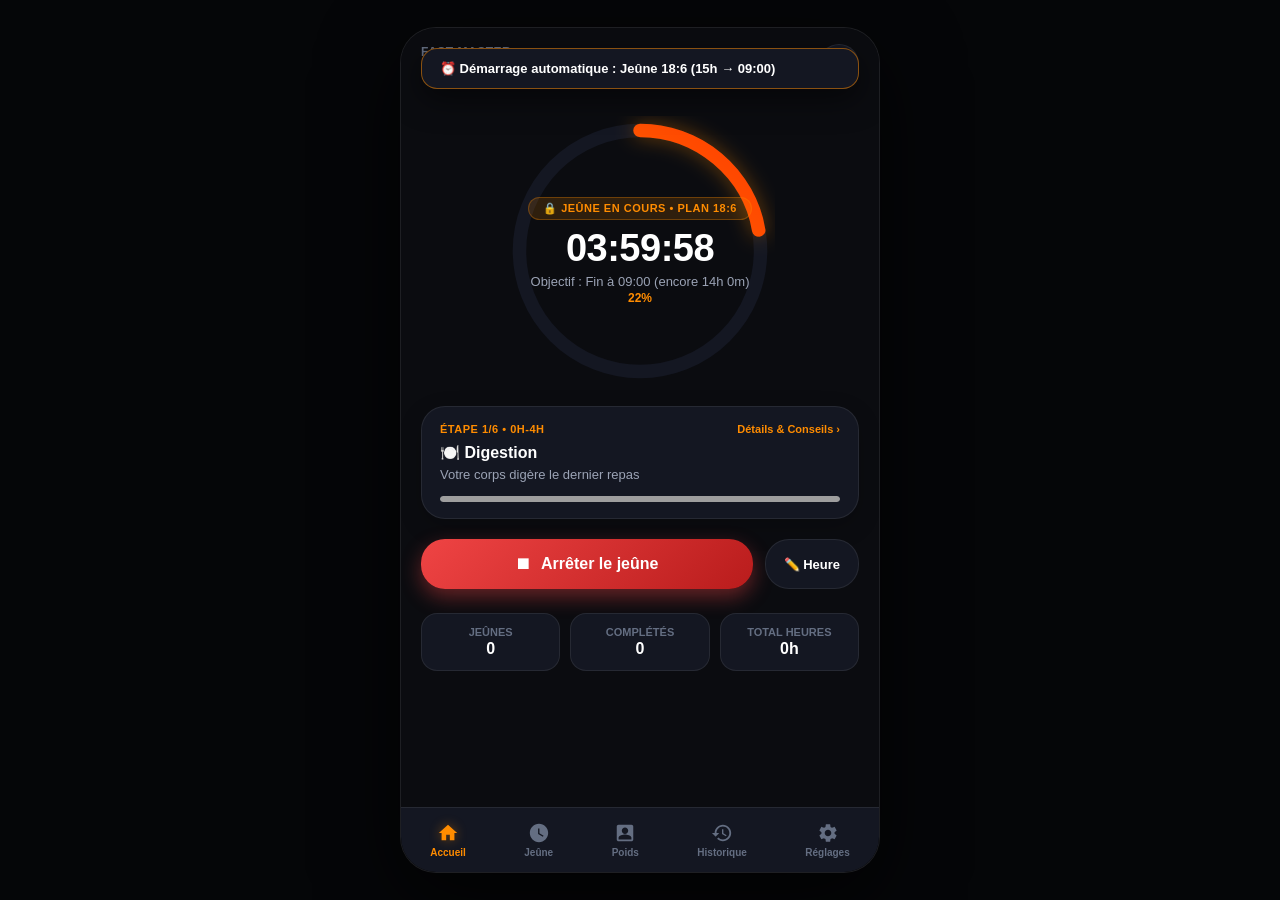
<file: index.html>
<!DOCTYPE html>
<html lang="fr">
<head>
    <meta charset="UTF-8">
    <meta name="viewport" content="width=device-width, initial-scale=1.0, maximum-scale=1.0, user-scalable=no, viewport-fit=cover">
    <title>Fast Master - Jeûne Intermittent PWA</title>
    
    <meta name="google-site-verification" content="QIJgzq3eH4cx8UkVKg_fp0fMkKUtocFB-XUFVPfgnQY" />
    <meta name="google-site-verification" content="TXiC1n497fcdr5wTWihtceuLtXfO-LN_rpbYabMO43w" />
    
    <!-- PWA Manifest & App Meta -->
    <link rel="manifest" href="manifest.json">
    <meta name="theme-color" content="#FF8C00">
    <meta name="apple-mobile-web-app-capable" content="yes">
    <meta name="apple-mobile-web-app-status-bar-style" content="black-translucent">
    <meta name="apple-mobile-web-app-title" content="Fast Master">
    <link rel="apple-touch-icon" href="icons/icon-192.png">
    <!-- CSS -->
    <link rel="stylesheet" href="style.css">

    <!-- Google Identity Services -->
    <script src="https://accounts.google.com/gsi/client" async defer></script>
</head>
<body>

    <div class="app-container">
        
        <!-- Toast Notification -->
        <div id="toastBanner" class="toast-banner">Message</div>

        <!-- App Header -->
        <header class="app-header">
            <div class="user-greeting">
                <span class="greeting-sub">FAST MASTER</span>
                <span id="greetingName" class="greeting-title">Bonjour 👋</span>
            </div>
            <div class="header-actions">
                <button class="icon-btn" onclick="switchTab('settings')" title="Réglages">
                    <svg width="20" height="20" viewBox="0 0 24 24" fill="currentColor">
                        <path d="M19.14 12.94c.04-.3.06-.61.06-.94 0-.32-.02-.64-.07-.94l2.03-1.58c.18-.14.23-.41.12-.61l-1.92-3.32c-.12-.22-.37-.29-.59-.22l-2.39.96c-.5-.38-1.03-.7-1.62-.94l-.36-2.54c-.04-.24-.24-.41-.48-.41h-3.84c-.24 0-.43.17-.47.41l-.36 2.54c-.59.24-1.13.57-1.62.94l-2.39-.96c-.22-.08-.47 0-.59.22L2.74 8.87c-.12.21-.08.47.12.61l2.03 1.58c-.05.3-.09.63-.09.94s.02.64.07.94l-2.03 1.58c-.18.14-.23.41-.12.61l1.92 3.32c.12.22.37.29.59.22l2.39-.96c.5.38 1.03.7 1.62.94l.36 2.54c.05.24.24.41.48.41h3.84c.24 0 .44-.17.47-.41l.36-2.54c.59-.24 1.13-.56 1.62-.94l2.39.96c.22.08.47 0 .59-.22l1.92-3.32c.12-.22.07-.47-.12-.61l-2.01-1.58zM12 15.6c-1.98 0-3.6-1.62-3.6-3.6s1.62-3.6 3.6-3.6 3.6 1.62 3.6 3.6-1.62 3.6-3.6 3.6z"/>
                    </svg>
                </button>
            </div>
        </header>

        <!-- Main Content Area -->
        <main class="app-main">

            <!-- PWA Install Banner -->
            <div id="pwaInstallBanner" class="pwa-install-banner">
                <div style="font-size: 13px;">
                    <strong>Installer l'App</strong>
                    <div style="font-size: 11px; color: var(--text-muted)">Accès instantané hors-ligne sur votre écran d'accueil.</div>
                </div>
                <button class="pwa-install-btn" onclick="installPWA()">Installer</button>
            </div>

            <!-- TAB 1: HOME (ACCUEIL) -->
            <section id="view-home" class="tab-view active">
                
                <!-- Circular Timer -->
                <div class="timer-section">
                    <div class="timer-circle-wrapper">
                        <svg class="timer-svg" viewBox="0 0 280 280">
                            <defs>
                                <linearGradient id="timerGradient" x1="0%" y1="0%" x2="100%" y2="100%">
                                    <stop offset="0%" stop-color="#FF8C00" />
                                    <stop offset="100%" stop-color="#FF3D00" />
                                </linearGradient>
                            </defs>
                            <circle class="timer-bg-ring" cx="140" cy="140" r="125" />
                            <circle id="timerProgressRing" class="timer-progress-ring" cx="140" cy="140" r="125" />
                        </svg>
                        <div class="timer-inner-content">
                            <div id="timerBadge" class="timer-status-badge">🔒 JEÛNE EN COURS</div>
                            <div id="timerDigits" class="timer-digits">00:00:00</div>
                            <div id="timerSubtext" class="timer-subtext">Calcul en cours...</div>
                            <div id="timerPercent" class="timer-percentage">0%</div>
                        </div>
                    </div>
                </div>

                <!-- Stage Card -->
                <div id="stageCard" class="stage-card" onclick="openStageDetail()">
                    <div class="stage-header">
                        <span id="stageBadge" class="stage-badge">Étape 1/6</span>
                        <span style="font-size: 11px; color: var(--primary); font-weight:700;">Détails & Conseils ›</span>
                    </div>
                    <div id="stageTitle" class="stage-card-title">🍽️ 1. Digestion</div>
                    <div id="stageDesc" class="stage-card-desc">Votre corps digère le dernier repas</div>
                    <div class="stage-progress-bar">
                        <div id="stageProgressFill" class="stage-progress-fill"></div>
                    </div>
                </div>

                <!-- Controls -->
                <div class="controls-grid">
                    <button id="btnMainAction" class="btn-main-action" onclick="toggleFasting()">
                        <span>▶️</span> Commencer le jeûne
                    </button>
                    <button class="btn-time-edit" onclick="openTimeAdjustModal()" title="Ajuster l'heure">
                        ✏️ Heure
                    </button>
                </div>

                <!-- Quick Stats Strip -->
                <div class="stats-strip">
                    <div class="stat-box">
                        <div class="stat-box-title">Jeûnes</div>
                        <div id="statTotalFasts" class="stat-box-value">0</div>
                    </div>
                    <div class="stat-box">
                        <div class="stat-box-title">Complétés</div>
                        <div id="statCompleted" class="stat-box-value">0</div>
                    </div>
                    <div class="stat-box">
                        <div class="stat-box-title">Total Heures</div>
                        <div id="statTotalHours" class="stat-box-value">0h</div>
                    </div>
                </div>

            </section>

            <!-- TAB 2: PLANS (JEÛNE) -->
            <section id="view-plans" class="tab-view">
                <div class="section-title">Protocoles de Jeûne</div>
                <div id="plansList" class="plans-list"></div>
            </section>

            <!-- TAB 3: WEIGHT (POIDS & IMC) -->
            <section id="view-weight" class="tab-view">
                <div class="bmi-hero-card">
                    <div style="font-size: 12px; color: var(--text-dim); text-transform: uppercase; font-weight: 700;">Indice de Masse Corporelle</div>
                    <div id="bmiVal" class="bmi-value">--</div>
                    <div id="bmiBadge" class="bmi-badge">Calcul en cours</div>
                </div>

                <div class="chart-container">
                    <div class="chart-header">
                        <h4>Évolution du poids</h4>
                        <button class="pwa-install-btn" style="padding: 4px 12px; font-size: 11px;" onclick="document.getElementById('weightModal').classList.add('open')">+ Pesée</button>
                    </div>
                    <canvas id="weightCanvas"></canvas>
                </div>

                <div class="section-title" style="margin-top: 20px;">Historique des pesées</div>
                <div id="weightList" class="weight-history-list"></div>
            </section>

            <!-- TAB 4: HISTORY (HISTORIQUE) -->
            <section id="view-history" class="tab-view">
                <div class="history-stats-grid">
                    <div class="history-stat-card">
                        <div class="lbl">Total Sessions</div>
                        <div id="histTotalCount" class="val">0</div>
                    </div>
                    <div class="history-stat-card">
                        <div class="lbl">Jeûnes Réussis</div>
                        <div id="histCompletedCount" class="val">0</div>
                    </div>
                    <div class="history-stat-card">
                        <div class="lbl">Heures Totales</div>
                        <div id="histTotalHours" class="val">0h</div>
                    </div>
                    <div class="history-stat-card">
                        <div class="lbl">Taux de Succès</div>
                        <div id="histSuccessRate" class="val">0%</div>
                    </div>
                </div>

                <div class="section-title">Historique des Jeûnes</div>
                <div id="historyList"></div>
            </section>

            <!-- TAB 5: SETTINGS (RÉGLAGES) -->
            <section id="view-settings" class="tab-view">
                
                <div class="settings-group">
                    <div class="settings-group-title">Mon Profil</div>
                    <div class="settings-item">
                        <div>
                            <div class="settings-item-label">Prénom ou Pseudo</div>
                            <div class="settings-item-desc">Affiché sur l'accueil</div>
                        </div>
                        <input id="inputUserName" type="text" style="width: 130px; text-align: right; background: none; border: none; color: var(--primary); font-weight: 700; font-size: 14px;" value="Jeûneur">
                    </div>
                    <div class="settings-item">
                        <div>
                            <div class="settings-item-label">Taille (cm)</div>
                            <div class="settings-item-desc">Pour le calcul précis de l'IMC</div>
                        </div>
                        <input id="inputUserHeight" type="number" style="width: 80px; text-align: right; background: none; border: none; color: var(--primary); font-weight: 700; font-size: 14px;" value="175">
                    </div>
                </div>

                <div class="settings-group">
                    <div class="settings-group-title">Préférences</div>
                    <div class="settings-item">
                        <div>
                            <div class="settings-item-label">Mode Sombre</div>
                            <div class="settings-item-desc">Thème visuel optimisé OLED</div>
                        </div>
                        <label class="toggle-switch">
                            <input id="switchDarkMode" type="checkbox" checked>
                            <span class="toggle-slider"></span>
                        </label>
                    </div>
                    <div class="settings-item">
                        <div>
                            <div class="settings-item-label">Sons & Chimes</div>
                            <div class="settings-item-desc">Signal sonore au début et fin</div>
                        </div>
                        <label class="toggle-switch">
                            <input id="switchSound" type="checkbox" checked>
                            <span class="toggle-slider"></span>
                        </label>
                    </div>
                    <div class="settings-item">
                        <div>
                            <div class="settings-item-label">Démarrage automatique</div>
                            <div id="scheduleDescText" class="settings-item-desc">Jeûne 18:6 (15:00 → 09:00) • Repas (09:00 → 15:00)</div>
                        </div>
                        <label class="toggle-switch">
                            <input id="switchAutoStart" type="checkbox" checked>
                            <span class="toggle-slider"></span>
                        </label>
                    </div>
                    <div class="settings-item" id="scheduleTimeRow">
                        <div>
                            <div class="settings-item-label">Heure de début du jeûne</div>
                            <div class="settings-item-desc">Heure quotidienne de démarrage automatique</div>
                        </div>
                        <input id="inputScheduleTime" type="time" value="15:00" style="padding: 6px 10px; border-radius: 8px; border: 1px solid var(--border-color); background: rgba(255,255,255,0.06); color: var(--text-color); font-weight: 700; font-size: 14px;">
                    </div>
                </div>

                <!-- GOOGLE CLOUD & DRIVE SYNC -->
                <div class="settings-group">
                    <div class="settings-group-title">☁️ Sauvegarde Google Cloud & Drive</div>
                    
                    <div class="settings-item">
                        <div style="display: flex; align-items: center; gap: 12px;">
                            <div id="googleStatusIcon" style="width: 10px; height: 10px; border-radius: 50%; background: #64748B; box-shadow: 0 0 8px #64748B;"></div>
                            <div>
                                <div id="googleAccountEmail" class="settings-item-label">Non connecté</div>
                                <div id="googleSyncTime" class="settings-item-desc">Connectez-vous pour synchroniser vos données</div>
                            </div>
                        </div>
                    </div>

                    <div class="settings-item">
                        <div>
                            <div class="settings-item-label">Synchro automatique en temps réel</div>
                            <div class="settings-item-desc">Sauvegarde dans Google Drive à chaque action</div>
                        </div>
                        <label class="toggle-switch">
                            <input id="switchGoogleAutoSync" type="checkbox" checked>
                            <span class="toggle-slider"></span>
                        </label>
                    </div>

                    <div style="padding: 14px 18px; display: flex; flex-direction: column; gap: 8px;">
                        <button id="btnGoogleAuth" class="btn-main-action" style="padding: 12px; font-size: 14px; background: #4285F4; box-shadow: 0 4px 15px rgba(66, 133, 244, 0.4);" onclick="handleGoogleAuth()">
                            <svg width="18" height="18" viewBox="0 0 24 24" fill="currentColor">
                                <path d="M22.56 12.25c0-.78-.07-1.53-.2-2.25H12v4.26h5.92c-.26 1.37-1.04 2.53-2.21 3.31v2.77h3.57c2.08-1.92 3.28-4.74 3.28-8.09z" fill="#4285F4"/>
                                <path d="M12 23c2.97 0 5.46-.98 7.28-2.66l-3.57-2.77c-.98.66-2.23 1.06-3.71 1.06-2.86 0-5.29-1.93-6.16-4.53H2.18v2.84C3.99 20.53 7.7 23 12 23z" fill="#34A853"/>
                                <path d="M5.84 14.09c-.22-.66-.35-1.36-.35-2.09s.13-1.43.35-2.09V7.06H2.18C1.43 8.55 1 10.22 1 12s.43 3.45 1.18 4.94l2.85-2.22.81-.63z" fill="#FBBC05"/>
                                <path d="M12 5.38c1.62 0 3.06.56 4.21 1.64l3.15-3.15C17.45 2.09 14.97 1 12 1 7.7 1 3.99 3.47 2.18 7.06l3.66 2.84c.87-2.6 3.3-4.52 6.16-4.52z" fill="#EA4335"/>
                            </svg>
                            <span style="color: white;">Se connecter avec Google</span>
                        </button>

                        <div id="googleDriveActions" style="display: none; grid-template-columns: 1fr 1fr; gap: 8px;">
                            <button class="btn-secondary-action" onclick="syncUploadToGoogleDrive(true)">
                                ☁️ Sauvegarder
                            </button>
                            <button class="btn-secondary-action" onclick="syncDownloadFromGoogleDrive(true)">
                                📥 Restaurer
                            </button>
                        </div>
                    </div>
                </div>

                <div class="settings-group">
                    <div class="settings-group-title">Fichier Local</div>
                    <div style="padding: 14px 18px;">
                        <button class="btn-secondary-action" onclick="exportDataBackup()">
                            📥 Exporter le fichier JSON
                        </button>
                        <label class="btn-secondary-action" style="cursor: pointer;">
                            📤 Importer un fichier JSON
                            <input type="file" accept=".json" style="display: none;" onchange="importDataBackup(event)">
                        </label>
                    </div>
                </div>

                <div style="text-align: center; margin-top: 20px; font-size: 12px; color: var(--text-dim);">
                    <strong>Fast Master PWA v1.6</strong><br>
                    Application Web Progressive & Synchronisation Google Cloud
                </div>

            </section>

        </main>

        <!-- Bottom Navigation Bar -->
        <nav class="bottom-nav">
            <button class="nav-tab active" data-tab="home" onclick="switchTab('home')">
                <svg viewBox="0 0 24 24"><path d="M10 20v-6h4v6h5v-8h3L12 3 2 12h3v8z"/></svg>
                Accueil
            </button>
            <button class="nav-tab" data-tab="plans" onclick="switchTab('plans')">
                <svg viewBox="0 0 24 24"><path d="M12 2C6.5 2 2 6.5 2 12s4.5 10 10 10 10-4.5 10-10S17.5 2 12 2zm4.2 14.2L11 13V7h1.5v5.2l4.5 2.7-.8 1.3z"/></svg>
                Jeûne
            </button>
            <button class="nav-tab" data-tab="weight" onclick="switchTab('weight')">
                <svg viewBox="0 0 24 24"><path d="M19 3H5c-1.1 0-2 .9-2 2v14c0 1.1.9 2 2 2h14c1.1 0 2-.9 2-2V5c0-1.1-.9-2-2-2zm-7 3c1.93 0 3.5 1.57 3.5 3.5S13.93 13 12 13s-3.5-1.57-3.5-3.5S10.07 6 12 6zm7 13H5v-2c0-2.33 4.67-3.5 7-3.5s7 1.17 7 3.5v2z"/></svg>
                Poids
            </button>
            <button class="nav-tab" data-tab="history" onclick="switchTab('history')">
                <svg viewBox="0 0 24 24"><path d="M13 3c-4.97 0-9 4.03-9 9H1l3.89 3.89.07.14L9 12H6c0-3.87 3.13-7 7-7s7 3.13 7 7-3.13 7-7 7c-1.93 0-3.68-.79-4.94-2.06l-1.42 1.42C8.27 19.99 10.51 21 13 21c4.97 0 9-4.03 9-9s-4.03-9-9-9zm-1 5v5l4.28 2.54.72-1.21-3.5-2.08V8H12z"/></svg>
                Historique
            </button>
            <button class="nav-tab" data-tab="settings" onclick="switchTab('settings')">
                <svg viewBox="0 0 24 24"><path d="M19.14 12.94c.04-.3.06-.61.06-.94 0-.32-.02-.64-.07-.94l2.03-1.58c.18-.14.23-.41.12-.61l-1.92-3.32c-.12-.22-.37-.29-.59-.22l-2.39.96c-.5-.38-1.03-.7-1.62-.94l-.36-2.54c-.04-.24-.24-.41-.48-.41h-3.84c-.24 0-.43.17-.47.41l-.36 2.54c-.59.24-1.13.57-1.62.94l-2.39-.96c-.22-.08-.47 0-.59.22L2.74 8.87c-.12.21-.08.47.12.61l2.03 1.58c-.05.3-.09.63-.09.94s.02.64.07.94l-2.03 1.58c-.18.14-.23.41-.12.61l1.92 3.32c.12.22.37.29.59.22l2.39-.96c.5.38 1.03.7 1.62.94l.36 2.54c.05.24.24.41.48.41h3.84c.24 0 .44-.17.47-.41l.36-2.54c.59-.24 1.13-.56 1.62-.94l2.39.96c.22.08.47 0 .59-.22l1.92-3.32c.12-.22.07-.47-.12-.61l-2.01-1.58zM12 15.6c-1.98 0-3.6-1.62-3.6-3.6s1.62-3.6 3.6-3.6 3.6 1.62 3.6 3.6-1.62 3.6-3.6 3.6z"/></svg>
                Réglages
            </button>
        </nav>

        <!-- MODAL 1: STAGE DETAILS -->
        <div id="stageModal" class="modal-backdrop" onclick="if(event.target===this)closeModal('stageModal')">
            <div class="modal-sheet">
                <div class="modal-sheet-header">
                    <div id="modalStageName" class="modal-sheet-title">Détails de l'étape</div>
                    <button class="modal-close-btn" onclick="closeModal('stageModal')">✕</button>
                </div>
                <div style="font-size: 36px; text-align: center; margin-bottom: 12px;" id="modalStageEmoji">🍽️</div>
                <p id="modalStageDesc" style="font-size: 14px; color: var(--text-muted); line-height: 1.6; margin-bottom: 18px;"></p>
                <div style="font-size: 14px; font-weight: 700; margin-bottom: 8px;">🔬 Effets métaboliques :</div>
                <ul id="modalStageEffects" style="list-style: disc; padding-left: 20px; font-size: 13px; color: var(--text-muted); line-height: 1.8; margin-bottom: 18px;"></ul>
                <div style="background: rgba(255,140,0,0.1); border: 1px solid rgba(255,140,0,0.25); border-radius: var(--radius-md); padding: 14px; font-size: 13px; color: var(--primary);" id="modalStageTip"></div>
            </div>
        </div>

        <!-- MODAL 2: ADJUST TIME -->
        <div id="timeModal" class="modal-backdrop" onclick="if(event.target===this)closeModal('timeModal')">
            <div class="modal-sheet">
                <div class="modal-sheet-header">
                    <div class="modal-sheet-title">Modifier l'heure de début</div>
                    <button class="modal-close-btn" onclick="closeModal('timeModal')">✕</button>
                </div>
                <p style="font-size: 13px; color: var(--text-muted); margin-bottom: 16px;">Indiquez l'heure exacte à laquelle votre jeûne a réellement commencé :</p>
                <input id="adjustTimeInput" type="time" class="input-field">
                <button class="btn-main-action" style="width: 100%;" onclick="saveAdjustedTime()">Enregistrer</button>
            </div>
        </div>

        <!-- MODAL 3: LOG WEIGHT -->
        <div id="weightModal" class="modal-backdrop" onclick="if(event.target===this)closeModal('weightModal')">
            <div class="modal-sheet">
                <div class="modal-sheet-header">
                    <div class="modal-sheet-title">Nouvelle pesée</div>
                    <button class="modal-close-btn" onclick="closeModal('weightModal')">✕</button>
                </div>
                <p style="font-size: 13px; color: var(--text-muted); margin-bottom: 16px;">Entrez votre poids actuel en kilogrammes (ex: 72.5) :</p>
                <input id="newWeightInput" type="number" step="0.1" class="input-field" placeholder="Poids en kg">
                <button class="btn-main-action" style="width: 100%;" onclick="addWeightEntry(document.getElementById('newWeightInput').value); closeModal('weightModal');">Enregistrer</button>
            </div>
        </div>

    </div>

    <script src="app.js?v=5.0"></script>
</body>
</html>
</file>
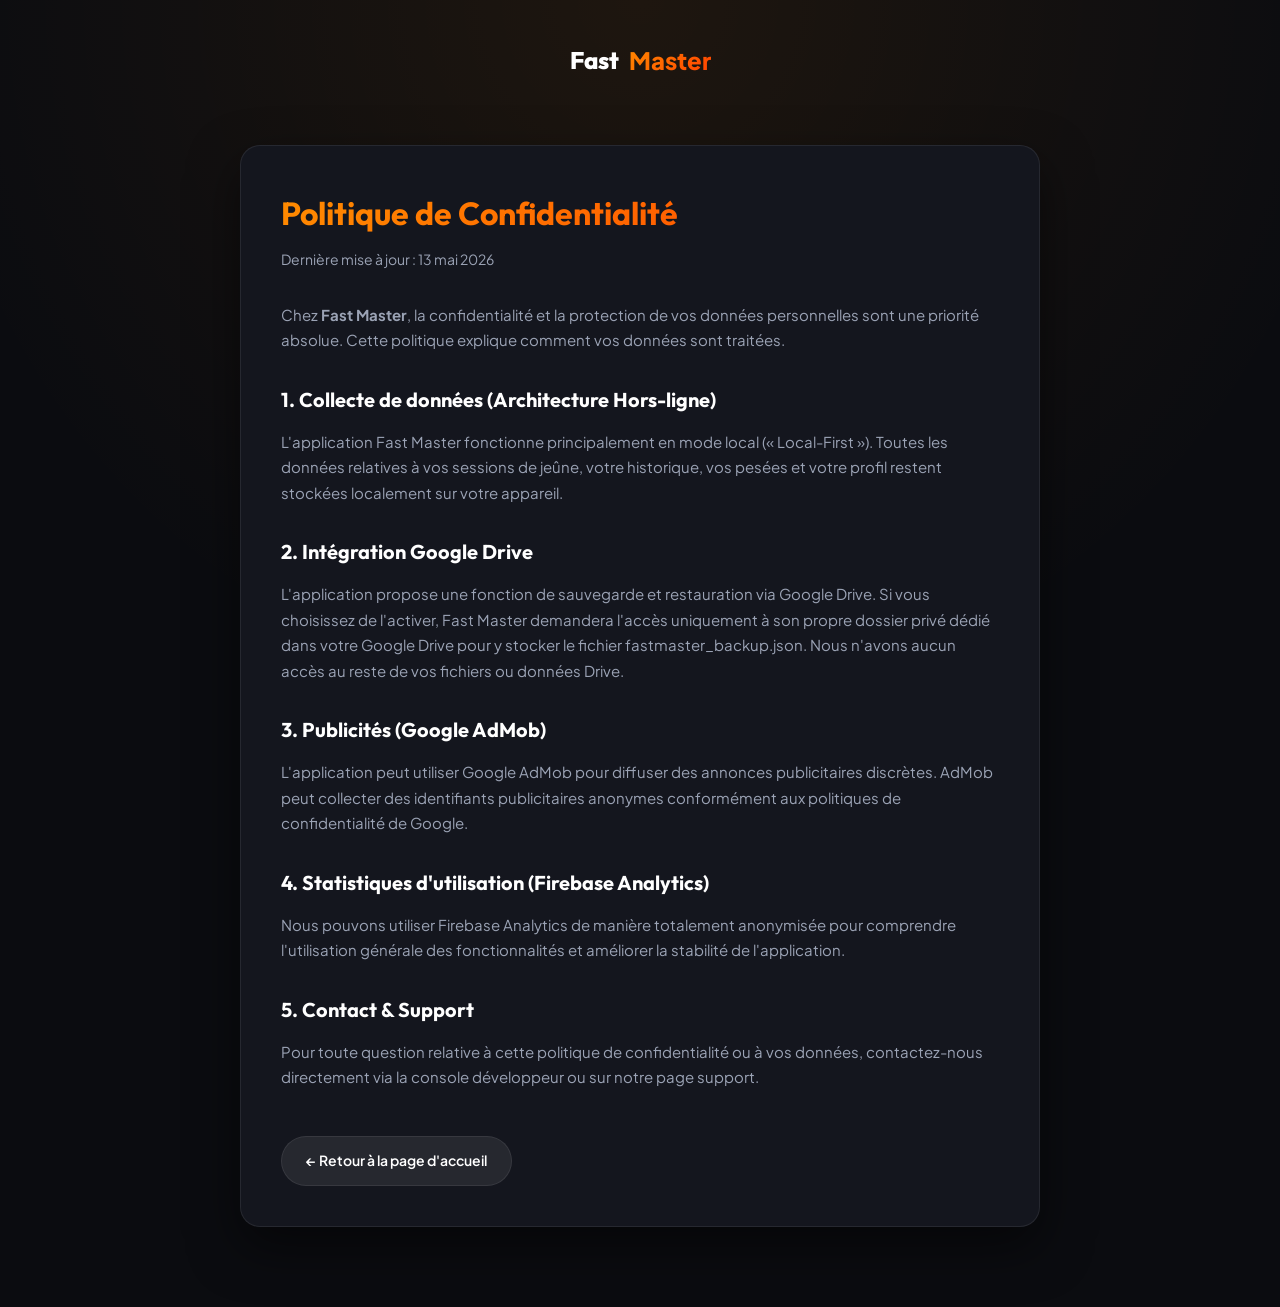
<file: privacy.html>
<!DOCTYPE html>
<html lang="fr">
<head>
    <meta charset="UTF-8">
    <meta name="viewport" content="width=device-width, initial-scale=1.0">
    <title>Politique de Confidentialité - Fast Master</title>
    <meta name="theme-color" content="#FF8C00">
    <link rel="preconnect" href="https://fonts.googleapis.com">
    <link rel="preconnect" href="https://fonts.gstatic.com" crossorigin>
    <link href="https://fonts.googleapis.com/css2?family=Plus+Jakarta+Sans:wght@400;500;600;700;800&family=Outfit:wght@500;700;800&display=swap" rel="stylesheet">
    <style>
        :root {
            --primary: #FF8C00;
            --gradient-main: linear-gradient(135deg, #FF8C00 0%, #FF3D00 100%);
            --bg: #0B0C10;
            --bg-surface: #14161E;
            --bg-card: rgba(26, 29, 41, 0.7);
            --border: rgba(255, 255, 255, 0.08);
            --text: #FFFFFF;
            --text-muted: #9BA3B5;
            --radius-lg: 20px;
        }

        * {
            margin: 0;
            padding: 0;
            box-sizing: border-box;
            font-family: 'Plus Jakarta Sans', sans-serif;
        }

        body {
            background-color: var(--bg);
            color: var(--text);
            line-height: 1.7;
            padding: 40px 20px 80px;
            background-image: radial-gradient(circle at 50% 0%, rgba(255, 140, 0, 0.08) 0%, transparent 50%);
        }

        .container {
            max-width: 800px;
            margin: 0 auto;
        }

        .header {
            margin-bottom: 40px;
            text-align: center;
        }

        .brand {
            display: inline-flex;
            align-items: center;
            gap: 10px;
            font-size: 24px;
            font-weight: 800;
            font-family: 'Outfit', sans-serif;
            color: white;
            text-decoration: none;
            margin-bottom: 24px;
        }

        .brand span {
            background: var(--gradient-main);
            -webkit-background-clip: text;
            -webkit-text-fill-color: transparent;
        }

        .card {
            background: var(--bg-surface);
            border: 1px solid var(--border);
            border-radius: var(--radius-lg);
            padding: 40px;
            box-shadow: 0 20px 50px rgba(0,0,0,0.5);
        }

        h1 {
            font-family: 'Outfit', sans-serif;
            font-size: 32px;
            margin-bottom: 8px;
            background: var(--gradient-main);
            -webkit-background-clip: text;
            -webkit-text-fill-color: transparent;
        }

        .date {
            color: var(--text-muted);
            font-size: 14px;
            margin-bottom: 30px;
        }

        h2 {
            font-family: 'Outfit', sans-serif;
            font-size: 20px;
            color: white;
            margin-top: 30px;
            margin-bottom: 12px;
            display: flex;
            align-items: center;
            gap: 8px;
        }

        p {
            color: var(--text-muted);
            margin-bottom: 16px;
            font-size: 15px;
        }

        .btn-back {
            display: inline-flex;
            align-items: center;
            gap: 8px;
            margin-top: 30px;
            padding: 12px 24px;
            background: rgba(255, 255, 255, 0.08);
            border: 1px solid var(--border);
            border-radius: 50px;
            color: white;
            text-decoration: none;
            font-weight: 600;
            font-size: 14px;
            transition: all 0.2s ease;
        }

        .btn-back:hover {
            background: rgba(255, 255, 255, 0.15);
            border-color: var(--primary);
        }
    </style>
</head>
<body>
    <div class="container">
        <div class="header">
            <a href="index.html" class="brand">
                Fast <span>Master</span>
            </a>
        </div>

        <div class="card">
            <h1>Politique de Confidentialité</h1>
            <p class="date">Dernière mise à jour : 13 mai 2026</p>

            <p>Chez <strong>Fast Master</strong>, la confidentialité et la protection de vos données personnelles sont une priorité absolue. Cette politique explique comment vos données sont traitées.</p>

            <h2>1. Collecte de données (Architecture Hors-ligne)</h2>
            <p>L'application Fast Master fonctionne principalement en mode local (« Local-First »). Toutes les données relatives à vos sessions de jeûne, votre historique, vos pesées et votre profil restent stockées localement sur votre appareil.</p>

            <h2>2. Intégration Google Drive</h2>
            <p>L'application propose une fonction de sauvegarde et restauration via Google Drive. Si vous choisissez de l'activer, Fast Master demandera l'accès uniquement à son propre dossier privé dédié dans votre Google Drive pour y stocker le fichier <code>fastmaster_backup.json</code>. Nous n'avons aucun accès au reste de vos fichiers ou données Drive.</p>

            <h2>3. Publicités (Google AdMob)</h2>
            <p>L'application peut utiliser Google AdMob pour diffuser des annonces publicitaires discrètes. AdMob peut collecter des identifiants publicitaires anonymes conformément aux politiques de confidentialité de Google.</p>

            <h2>4. Statistiques d'utilisation (Firebase Analytics)</h2>
            <p>Nous pouvons utiliser Firebase Analytics de manière totalement anonymisée pour comprendre l'utilisation générale des fonctionnalités et améliorer la stabilité de l'application.</p>

            <h2>5. Contact & Support</h2>
            <p>Pour toute question relative à cette politique de confidentialité ou à vos données, contactez-nous directement via la console développeur ou sur notre page support.</p>

            <a href="index.html" class="btn-back">
                ← Retour à la page d'accueil
            </a>
        </div>
    </div>
</body>
</html>
</file>
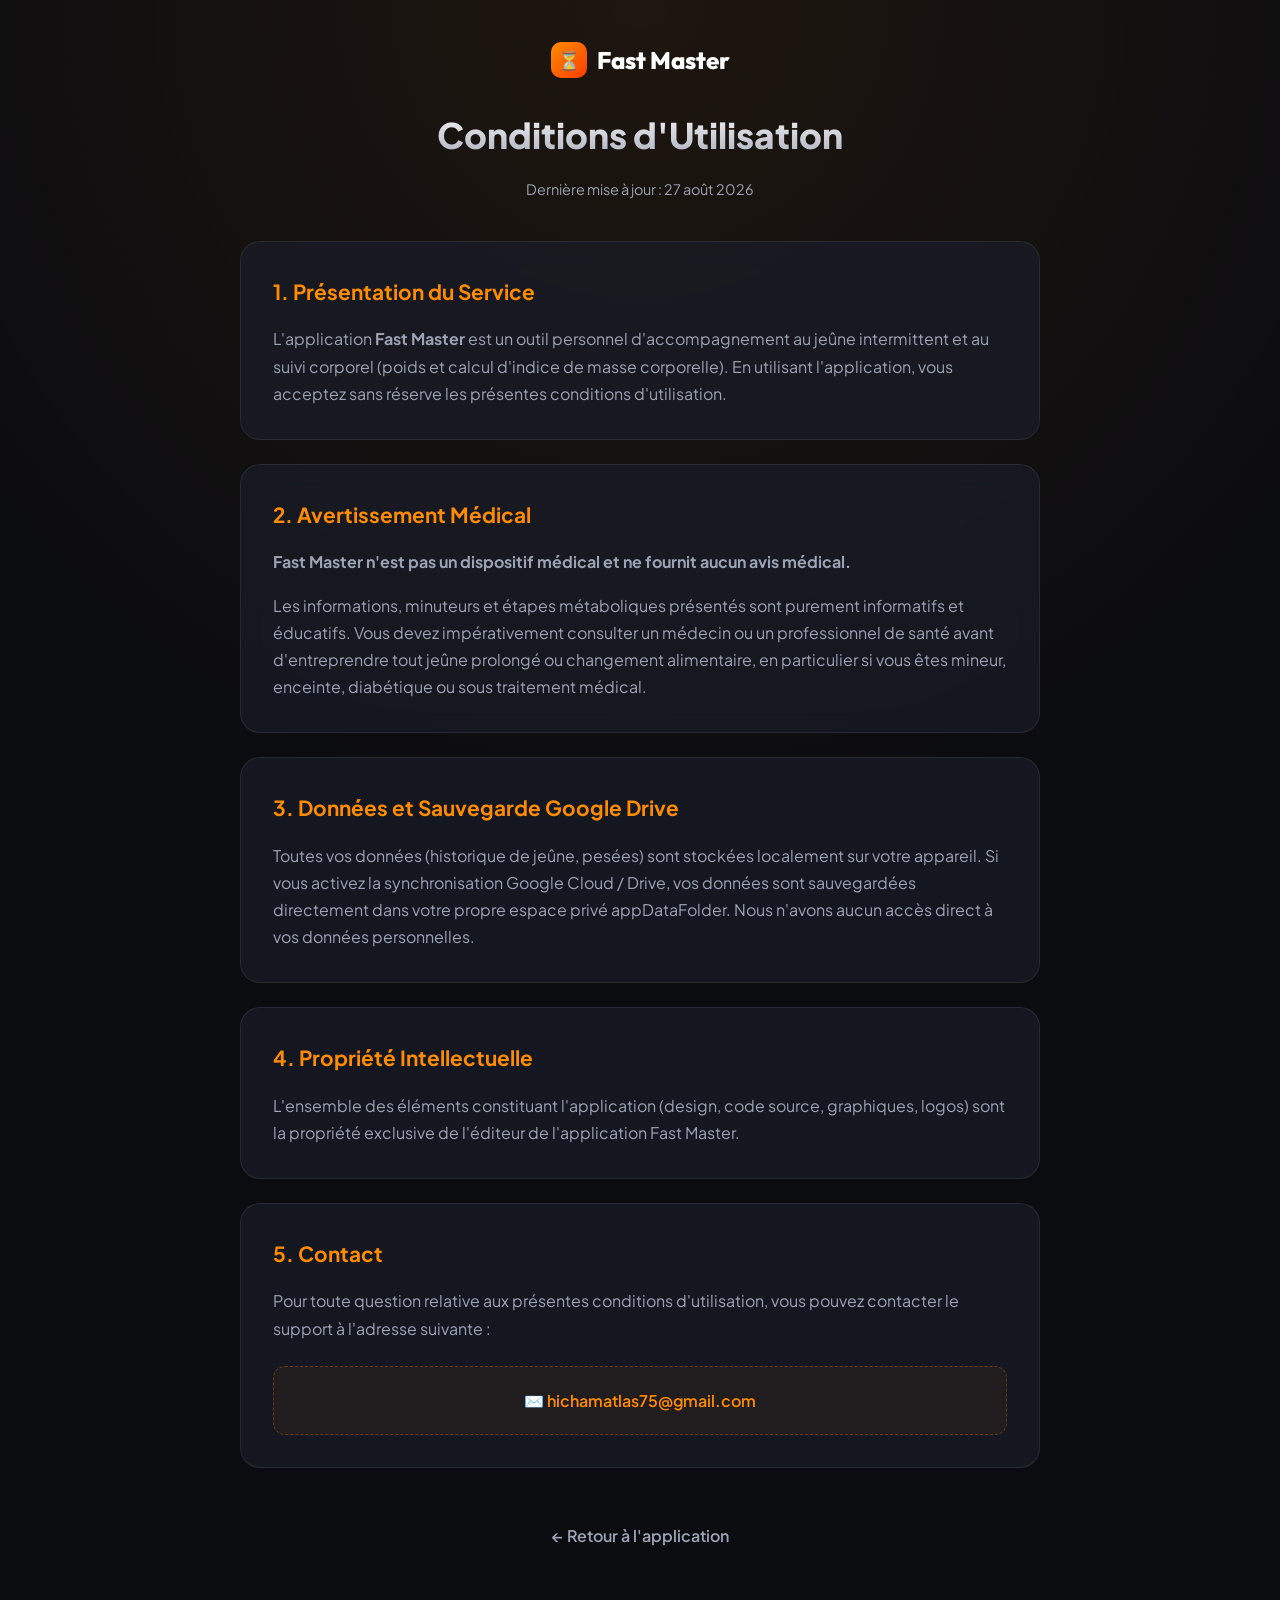
<file: terms.html>
<!DOCTYPE html>
<html lang="fr">
<head>
    <meta charset="UTF-8">
    <meta name="viewport" content="width=device-width, initial-scale=1.0">
    <title>Conditions d'Utilisation - Fast Master</title>
    <meta name="theme-color" content="#FF8C00">
    <link rel="preconnect" href="https://fonts.googleapis.com">
    <link rel="preconnect" href="https://fonts.gstatic.com" crossorigin>
    <link href="https://fonts.googleapis.com/css2?family=Plus+Jakarta+Sans:wght@400;500;600;700;800&family=Outfit:wght@500;700;800&display=swap" rel="stylesheet">
    <style>
        :root {
            --primary: #FF8C00;
            --gradient-main: linear-gradient(135deg, #FF8C00 0%, #FF3D00 100%);
            --bg: #0B0C10;
            --bg-surface: #14161E;
            --bg-card: rgba(26, 29, 41, 0.7);
            --border: rgba(255, 255, 255, 0.08);
            --text: #FFFFFF;
            --text-muted: #9BA3B5;
            --radius-lg: 20px;
        }

        * {
            margin: 0;
            padding: 0;
            box-sizing: border-box;
            font-family: 'Plus Jakarta Sans', sans-serif;
        }

        body {
            background-color: var(--bg);
            color: var(--text);
            line-height: 1.7;
            padding: 40px 20px 80px;
            background-image: radial-gradient(circle at 50% 0%, rgba(255, 140, 0, 0.08) 0%, transparent 50%);
        }

        .container {
            max-width: 800px;
            margin: 0 auto;
        }

        .header {
            margin-bottom: 40px;
            text-align: center;
        }

        .brand {
            display: inline-flex;
            align-items: center;
            gap: 10px;
            font-size: 24px;
            font-weight: 800;
            font-family: 'Outfit', sans-serif;
            color: white;
            text-decoration: none;
            margin-bottom: 24px;
        }

        .logo-box {
            width: 36px;
            height: 36px;
            background: var(--gradient-main);
            border-radius: 10px;
            display: flex;
            align-items: center;
            justify-content: center;
            font-size: 18px;
        }

        h1 {
            font-size: 2.2rem;
            font-weight: 800;
            margin-bottom: 12px;
            background: linear-gradient(180deg, #FFFFFF 0%, #A0A5B5 100%);
            -webkit-background-clip: text;
            -webkit-text-fill-color: transparent;
        }

        .last-update {
            color: var(--text-muted);
            font-size: 0.9rem;
        }

        .card {
            background-color: var(--bg-card);
            border: 1px solid var(--border);
            border-radius: var(--radius-lg);
            padding: 32px;
            margin-bottom: 24px;
            backdrop-filter: blur(12px);
        }

        h2 {
            font-size: 1.3rem;
            font-weight: 700;
            color: var(--primary);
            margin-bottom: 16px;
            display: flex;
            align-items: center;
            gap: 10px;
        }

        p {
            color: var(--text-muted);
            margin-bottom: 16px;
        }

        p:last-child {
            margin-bottom: 0;
        }

        ul {
            color: var(--text-muted);
            padding-left: 20px;
            margin-bottom: 16px;
        }

        li {
            margin-bottom: 8px;
        }

        .contact-box {
            background: rgba(255, 140, 0, 0.05);
            border: 1px dashed rgba(255, 140, 0, 0.3);
            border-radius: 12px;
            padding: 20px;
            text-align: center;
            margin-top: 24px;
        }

        .contact-box a {
            color: var(--primary);
            font-weight: 600;
            text-decoration: none;
        }

        .back-link {
            display: inline-block;
            margin-top: 30px;
            color: var(--text-muted);
            text-decoration: none;
            font-weight: 600;
            transition: color 0.2s;
        }

        .back-link:hover {
            color: var(--primary);
        }
    </style>
</head>
<body>

<div class="container">
    <div class="header">
        <a href="index.html" class="brand">
            <div class="logo-box">⏳</div>
            Fast Master
        </a>
        <h1>Conditions d'Utilisation</h1>
        <div class="last-update">Dernière mise à jour : 27 août 2026</div>
    </div>

    <div class="card">
        <h2>1. Présentation du Service</h2>
        <p>L'application <strong>Fast Master</strong> est un outil personnel d'accompagnement au jeûne intermittent et au suivi corporel (poids et calcul d'indice de masse corporelle). En utilisant l'application, vous acceptez sans réserve les présentes conditions d'utilisation.</p>
    </div>

    <div class="card">
        <h2>2. Avertissement Médical</h2>
        <p><strong>Fast Master n'est pas un dispositif médical et ne fournit aucun avis médical.</strong></p>
        <p>Les informations, minuteurs et étapes métaboliques présentés sont purement informatifs et éducatifs. Vous devez impérativement consulter un médecin ou un professionnel de santé avant d'entreprendre tout jeûne prolongé ou changement alimentaire, en particulier si vous êtes mineur, enceinte, diabétique ou sous traitement médical.</p>
    </div>

    <div class="card">
        <h2>3. Données et Sauvegarde Google Drive</h2>
        <p>Toutes vos données (historique de jeûne, pesées) sont stockées localement sur votre appareil. Si vous activez la synchronisation Google Cloud / Drive, vos données sont sauvegardées directement dans votre propre espace privé <code>appDataFolder</code>. Nous n'avons aucun accès direct à vos données personnelles.</p>
    </div>

    <div class="card">
        <h2>4. Propriété Intellectuelle</h2>
        <p>L'ensemble des éléments constituant l'application (design, code source, graphiques, logos) sont la propriété exclusive de l'éditeur de l'application Fast Master.</p>
    </div>

    <div class="card">
        <h2>5. Contact</h2>
        <p>Pour toute question relative aux présentes conditions d'utilisation, vous pouvez contacter le support à l'adresse suivante :</p>
        <div class="contact-box">
            ✉️ <a href="mailto:hichamatlas75@gmail.com">hichamatlas75@gmail.com</a>
        </div>
    </div>

    <div style="text-align: center;">
        <a href="index.html" class="back-link">← Retour à l'application</a>
    </div>
</div>

</body>
</html>
</file>
<file: style.css>
﻿:root {
    --primary: #FF8C00;
    --primary-glow: rgba(255, 140, 0, 0.4);
    --secondary: #FF4500;
    --gradient-primary: linear-gradient(135deg, #FF8C00 0%, #FF3D00 100%);
    --gradient-stage: linear-gradient(135deg, #FF8C00 0%, #7C4DFF 100%);
    --bg-app: #0B0C10;
    --bg-surface: #141722;
    --bg-card: #1C202E;
    --bg-card-hover: #24293B;
    --border: rgba(255, 255, 255, 0.08);
    --border-active: rgba(255, 140, 0, 0.5);
    --text-main: #FFFFFF;
    --text-muted: #9BA3B5;
    --text-dim: #646E82;
    --success: #10B981;
    --danger: #EF4444;
    --warning: #F59E0B;
    --info: #3B82F6;
    --purple: #8B5CF6;
    --radius-full: 9999px;
    --radius-lg: 24px;
    --radius-md: 16px;
    --radius-sm: 10px;
    --safe-bottom: env(safe-area-inset-bottom, 16px);
}

body.light-theme {
    --bg-app: #F4F6FA;
    --bg-surface: #FFFFFF;
    --bg-card: #F0F3F8;
    --bg-card-hover: #E4E8F0;
    --border: rgba(0, 0, 0, 0.08);
    --border-active: rgba(255, 140, 0, 0.6);
    --text-main: #111827;
    --text-muted: #64748B;
    --text-dim: #94A3B8;
}

* {
    margin: 0;
    padding: 0;
    box-sizing: border-box;
    font-family: -apple-system, BlinkMacSystemFont, 'Plus Jakarta Sans', 'Segoe UI', Roboto, Helvetica, Arial, sans-serif;
    -webkit-tap-highlight-color: transparent;
    user-select: none;
}

body {
    background-color: #050608;
    color: var(--text-main);
    display: flex;
    justify-content: center;
    align-items: center;
    min-height: 100vh;
    overflow-x: hidden;
}

/* App Frame Container */
.app-container {
    width: 100%;
    max-width: 480px;
    height: 100vh;
    max-height: 920px;
    background-color: var(--bg-app);
    position: relative;
    display: flex;
    flex-direction: column;
    overflow: hidden;
    box-shadow: 0 25px 80px rgba(0, 0, 0, 0.7);
}

@media (min-width: 520px) {
    .app-container {
        border-radius: 36px;
        border: 1px solid var(--border);
        height: 94vh;
    }
}

/* Header */
.app-header {
    padding: 16px 20px 12px;
    display: flex;
    justify-content: space-between;
    align-items: center;
    background: var(--bg-app);
    z-index: 10;
}

.user-greeting {
    display: flex;
    flex-direction: column;
}

.user-greeting .greeting-sub {
    font-size: 12px;
    color: var(--text-dim);
    text-transform: uppercase;
    letter-spacing: 0.5px;
    font-weight: 700;
}

.user-greeting .greeting-title {
    font-size: 20px;
    font-weight: 800;
    color: var(--text-main);
}

.header-actions {
    display: flex;
    align-items: center;
    gap: 10px;
}

.icon-btn {
    width: 40px;
    height: 40px;
    border-radius: 50%;
    background: var(--bg-surface);
    border: 1px solid var(--border);
    color: var(--text-main);
    display: flex;
    align-items: center;
    justify-content: center;
    cursor: pointer;
    transition: all 0.2s ease;
}

.icon-btn:active {
    transform: scale(0.92);
}

/* Main Content Views */
.app-main {
    flex: 1;
    overflow-y: auto;
    padding: 10px 20px calc(85px + var(--safe-bottom));
    scroll-behavior: smooth;
}

.app-main::-webkit-scrollbar {
    display: none;
}

.tab-view {
    display: none;
    animation: fadeIn 0.25s ease forwards;
}

.tab-view.active {
    display: block;
}

@keyframes fadeIn {
    from { opacity: 0; transform: translateY(6px); }
    to { opacity: 1; transform: translateY(0); }
}

/* Home Screen: Fasting Timer Circle */
.timer-section {
    display: flex;
    flex-direction: column;
    align-items: center;
    margin: 10px 0 20px;
    position: relative;
}

.timer-circle-wrapper {
    position: relative;
    width: 270px;
    height: 270px;
    display: flex;
    justify-content: center;
    align-items: center;
}

.timer-svg {
    width: 100%;
    height: 100%;
    transform: rotate(-90deg);
}

.timer-bg-ring {
    fill: none;
    stroke: var(--bg-surface);
    stroke-width: 14;
}

.timer-progress-ring {
    fill: none;
    stroke: url(#timerGradient);
    stroke-width: 14;
    stroke-linecap: round;
    stroke-dasharray: 785;
    stroke-dashoffset: 785;
    transition: stroke-dashoffset 0.8s ease;
    filter: drop-shadow(0 0 10px var(--primary-glow));
}

.timer-inner-content {
    position: absolute;
    display: flex;
    flex-direction: column;
    align-items: center;
    text-align: center;
}

.timer-status-badge {
    display: inline-flex;
    align-items: center;
    gap: 6px;
    padding: 4px 14px;
    border-radius: var(--radius-full);
    font-size: 11px;
    font-weight: 800;
    letter-spacing: 0.5px;
    text-transform: uppercase;
    margin-bottom: 8px;
    background: rgba(255, 140, 0, 0.15);
    color: var(--primary);
    border: 1px solid rgba(255, 140, 0, 0.3);
}

.timer-status-badge.eating {
    background: rgba(16, 185, 129, 0.15);
    color: var(--success);
    border-color: rgba(16, 185, 129, 0.3);
}

.timer-status-badge.idle {
    background: rgba(255, 255, 255, 0.08);
    color: var(--text-muted);
    border-color: var(--border);
}

.timer-digits {
    font-size: 38px;
    font-weight: 900;
    letter-spacing: -0.5px;
    font-variant-numeric: tabular-nums;
    color: var(--text-main);
    line-height: 1.1;
}

.timer-subtext {
    font-size: 13px;
    color: var(--text-muted);
    margin-top: 4px;
}

.timer-percentage {
    font-size: 12px;
    font-weight: 700;
    color: var(--primary);
    margin-top: 2px;
}

/* Fasting Stage Overview Card */
.stage-card {
    background: var(--bg-surface);
    border: 1px solid var(--border);
    border-radius: var(--radius-lg);
    padding: 16px 18px;
    margin-bottom: 20px;
    cursor: pointer;
    transition: all 0.2s ease;
    box-shadow: 0 8px 24px rgba(0,0,0,0.2);
}

.stage-card:active {
    transform: scale(0.98);
}

.stage-header {
    display: flex;
    justify-content: space-between;
    align-items: center;
    margin-bottom: 8px;
}

.stage-badge {
    font-size: 11px;
    font-weight: 700;
    color: var(--primary);
    text-transform: uppercase;
    letter-spacing: 0.5px;
    display: flex;
    align-items: center;
    gap: 6px;
}

.stage-card-title {
    font-size: 16px;
    font-weight: 800;
    color: var(--text-main);
    display: flex;
    align-items: center;
    gap: 8px;
    margin-bottom: 4px;
}

.stage-card-desc {
    font-size: 13px;
    color: var(--text-muted);
    line-height: 1.4;
    margin-bottom: 12px;
}

.stage-progress-bar {
    width: 100%;
    height: 6px;
    background: var(--bg-card);
    border-radius: 10px;
    overflow: hidden;
}

.stage-progress-fill {
    height: 100%;
    background: var(--gradient-primary);
    border-radius: 10px;
    width: 0%;
    transition: width 0.5s ease;
}

/* Action Controls Buttons */
.controls-grid {
    display: grid;
    grid-template-columns: 1fr auto;
    gap: 12px;
    margin-bottom: 24px;
}

.btn-main-action {
    background: var(--gradient-primary);
    color: white;
    border: none;
    border-radius: var(--radius-lg);
    padding: 16px 20px;
    font-size: 16px;
    font-weight: 800;
    cursor: pointer;
    display: flex;
    align-items: center;
    justify-content: center;
    gap: 10px;
    box-shadow: 0 8px 20px var(--primary-glow);
    transition: all 0.2s ease;
}

.btn-main-action:active {
    transform: translateY(2px);
    box-shadow: 0 4px 10px var(--primary-glow);
}

.btn-main-action.stop-mode {
    background: linear-gradient(135deg, #EF4444 0%, #B91C1C 100%);
    box-shadow: 0 8px 20px rgba(239, 68, 68, 0.4);
}

.btn-time-edit {
    background: var(--bg-surface);
    border: 1px solid var(--border);
    color: var(--text-main);
    border-radius: var(--radius-lg);
    padding: 0 18px;
    font-weight: 700;
    font-size: 13px;
    display: flex;
    align-items: center;
    justify-content: center;
    gap: 6px;
    cursor: pointer;
}

.btn-time-edit:active {
    background: var(--bg-card);
}

/* Stats Mini Strip */
.stats-strip {
    display: grid;
    grid-template-columns: repeat(3, 1fr);
    gap: 10px;
    margin-bottom: 20px;
}

.stat-box {
    background: var(--bg-surface);
    border: 1px solid var(--border);
    border-radius: var(--radius-md);
    padding: 12px 10px;
    text-align: center;
}

.stat-box-title {
    font-size: 11px;
    color: var(--text-dim);
    text-transform: uppercase;
    font-weight: 700;
    margin-bottom: 2px;
}

.stat-box-value {
    font-size: 16px;
    font-weight: 800;
    color: var(--text-main);
}

/* Plans Tab */
.section-title {
    font-size: 18px;
    font-weight: 800;
    margin: 10px 0 14px;
    color: var(--text-main);
}

.plans-list {
    display: flex;
    flex-direction: column;
    gap: 12px;
}

.plan-card {
    background: var(--bg-surface);
    border: 1.5px solid var(--border);
    border-radius: var(--radius-lg);
    padding: 16px 18px;
    display: flex;
    justify-content: space-between;
    align-items: center;
    cursor: pointer;
    transition: all 0.2s ease;
}

.plan-card.selected {
    border-color: var(--primary);
    background: rgba(255, 140, 0, 0.08);
}

.plan-card-left {
    display: flex;
    align-items: center;
    gap: 14px;
}

.plan-emoji {
    font-size: 28px;
}

.plan-name {
    font-size: 16px;
    font-weight: 800;
    color: var(--text-main);
}

.plan-desc {
    font-size: 12px;
    color: var(--text-muted);
    margin-top: 2px;
}

.plan-tag {
    font-size: 11px;
    font-weight: 700;
    padding: 4px 10px;
    border-radius: var(--radius-full);
    background: var(--bg-card);
    color: var(--text-muted);
}

.plan-card.selected .plan-tag {
    background: var(--gradient-primary);
    color: white;
}

/* Weight Screen */
.bmi-hero-card {
    background: var(--bg-surface);
    border: 1px solid var(--border);
    border-radius: var(--radius-lg);
    padding: 20px;
    text-align: center;
    margin-bottom: 20px;
}

.bmi-value {
    font-size: 42px;
    font-weight: 900;
    color: var(--primary);
    margin: 6px 0 2px;
}

.bmi-badge {
    display: inline-block;
    font-size: 12px;
    font-weight: 700;
    padding: 4px 12px;
    border-radius: var(--radius-full);
    background: rgba(16, 185, 129, 0.15);
    color: var(--success);
}

.chart-container {
    background: var(--bg-surface);
    border: 1px solid var(--border);
    border-radius: var(--radius-lg);
    padding: 16px;
    margin-bottom: 20px;
}

.chart-header {
    display: flex;
    justify-content: space-between;
    align-items: center;
    margin-bottom: 12px;
}

.chart-header h4 {
    font-size: 14px;
    font-weight: 700;
    color: var(--text-main);
}

#weightCanvas {
    width: 100%;
    height: 160px;
    display: block;
}

.weight-history-list {
    display: flex;
    flex-direction: column;
    gap: 8px;
}

.weight-item {
    background: var(--bg-surface);
    border: 1px solid var(--border);
    border-radius: var(--radius-md);
    padding: 12px 16px;
    display: flex;
    justify-content: space-between;
    align-items: center;
}

.weight-item-val {
    font-size: 16px;
    font-weight: 800;
    color: var(--text-main);
}

.weight-item-date {
    font-size: 12px;
    color: var(--text-dim);
}

.weight-delete-btn {
    background: none;
    border: none;
    color: var(--text-dim);
    cursor: pointer;
    font-size: 14px;
    padding: 4px;
}

.weight-delete-btn:hover {
    color: var(--danger);
}

/* History Screen */
.history-stats-grid {
    display: grid;
    grid-template-columns: repeat(2, 1fr);
    gap: 12px;
    margin-bottom: 20px;
}

.history-stat-card {
    background: var(--bg-surface);
    border: 1px solid var(--border);
    border-radius: var(--radius-md);
    padding: 14px;
}

.history-stat-card .val {
    font-size: 22px;
    font-weight: 900;
    color: var(--primary);
    margin-top: 4px;
}

.history-stat-card .lbl {
    font-size: 11px;
    color: var(--text-dim);
    text-transform: uppercase;
    font-weight: 700;
}

.session-card {
    background: var(--bg-surface);
    border: 1px solid var(--border);
    border-radius: var(--radius-md);
    padding: 14px 16px;
    margin-bottom: 10px;
    display: flex;
    justify-content: space-between;
    align-items: center;
}

.session-plan {
    font-size: 14px;
    font-weight: 800;
    color: var(--text-main);
}

.session-dates {
    font-size: 12px;
    color: var(--text-dim);
    margin-top: 2px;
}

.session-right {
    text-align: right;
}

.session-duration {
    font-size: 15px;
    font-weight: 800;
    color: var(--text-main);
}

.session-status {
    font-size: 11px;
    font-weight: 700;
    color: var(--success);
}

.session-status.interrupted {
    color: var(--warning);
}

/* Settings Screen */
.settings-group {
    background: var(--bg-surface);
    border: 1px solid var(--border);
    border-radius: var(--radius-lg);
    margin-bottom: 18px;
    overflow: hidden;
}

.settings-group-title {
    font-size: 11px;
    text-transform: uppercase;
    letter-spacing: 0.5px;
    font-weight: 800;
    color: var(--text-dim);
    padding: 14px 18px 6px;
}

.settings-item {
    display: flex;
    justify-content: space-between;
    align-items: center;
    padding: 14px 18px;
    border-bottom: 1px solid var(--border);
}

.settings-item:last-child {
    border-bottom: none;
}

.settings-item-label {
    font-size: 14px;
    font-weight: 600;
    color: var(--text-main);
}

.settings-item-desc {
    font-size: 12px;
    color: var(--text-dim);
}

.toggle-switch {
    position: relative;
    display: inline-block;
    width: 44px;
    height: 24px;
}

.toggle-switch input {
    opacity: 0;
    width: 0;
    height: 0;
}

.toggle-slider {
    position: absolute;
    cursor: pointer;
    top: 0; left: 0; right: 0; bottom: 0;
    background-color: var(--bg-card);
    border: 1px solid var(--border);
    transition: 0.3s;
    border-radius: 24px;
}

.toggle-slider:before {
    position: absolute;
    content: "";
    height: 16px;
    width: 16px;
    left: 3px;
    bottom: 3px;
    background-color: white;
    transition: 0.3s;
    border-radius: 50%;
}

input:checked + .toggle-slider {
    background: var(--gradient-primary);
}

input:checked + .toggle-slider:before {
    transform: translateX(20px);
}

.btn-secondary-action {
    width: 100%;
    padding: 12px;
    background: var(--bg-card);
    border: 1px solid var(--border);
    border-radius: var(--radius-md);
    color: var(--text-main);
    font-size: 13px;
    font-weight: 700;
    cursor: pointer;
    margin-top: 6px;
    display: flex;
    align-items: center;
    justify-content: center;
    gap: 8px;
}

.btn-secondary-action:active {
    background: var(--bg-card-hover);
}

/* Bottom Navigation Bar */
.bottom-nav {
    position: absolute;
    bottom: 0;
    left: 0;
    right: 0;
    height: calc(65px + var(--safe-bottom));
    background: var(--bg-surface);
    border-top: 1px solid var(--border);
    display: flex;
    justify-content: space-around;
    align-items: center;
    padding-bottom: var(--safe-bottom);
    z-index: 100;
    backdrop-filter: blur(12px);
}

.nav-tab {
    display: flex;
    flex-direction: column;
    align-items: center;
    gap: 3px;
    color: var(--text-dim);
    font-size: 10px;
    font-weight: 700;
    cursor: pointer;
    background: none;
    border: none;
    outline: none;
    padding: 8px 12px;
    transition: all 0.2s ease;
}

.nav-tab svg {
    width: 22px;
    height: 22px;
    fill: currentColor;
}

.nav-tab.active {
    color: var(--primary);
}

.nav-tab.active svg {
    filter: drop-shadow(0 0 6px var(--primary-glow));
}

/* Modals */
.modal-backdrop {
    display: none;
    position: absolute;
    top: 0; left: 0; right: 0; bottom: 0;
    background: rgba(0, 0, 0, 0.75);
    backdrop-filter: blur(6px);
    z-index: 200;
    align-items: flex-end;
    justify-content: center;
    animation: fadeIn 0.2s ease;
}

.modal-backdrop.open {
    display: flex;
}

.modal-sheet {
    width: 100%;
    background: var(--bg-surface);
    border-top-left-radius: 28px;
    border-top-right-radius: 28px;
    border: 1px solid var(--border);
    border-bottom: none;
    padding: 24px 20px calc(24px + var(--safe-bottom));
    max-height: 85vh;
    overflow-y: auto;
    animation: slideUp 0.3s cubic-bezier(0.16, 1, 0.3, 1);
}

@keyframes slideUp {
    from { transform: translateY(100%); }
    to { transform: translateY(0); }
}

.modal-sheet-header {
    display: flex;
    justify-content: space-between;
    align-items: center;
    margin-bottom: 20px;
}

.modal-sheet-title {
    font-size: 18px;
    font-weight: 800;
    color: var(--text-main);
}

.modal-close-btn {
    background: var(--bg-card);
    border: none;
    color: var(--text-main);
    width: 32px;
    height: 32px;
    border-radius: 50%;
    cursor: pointer;
    font-size: 16px;
    display: flex;
    align-items: center;
    justify-content: center;
}

.input-field {
    width: 100%;
    background: var(--bg-card);
    border: 1px solid var(--border);
    border-radius: var(--radius-md);
    padding: 14px 16px;
    font-size: 16px;
    color: var(--text-main);
    outline: none;
    margin-bottom: 16px;
}

.input-field:focus {
    border-color: var(--primary);
}

/* Toast */
.toast-banner {
    position: absolute;
    top: 20px;
    left: 20px;
    right: 20px;
    background: var(--bg-surface);
    border: 1px solid var(--border-active);
    color: var(--text-main);
    border-radius: var(--radius-md);
    padding: 12px 18px;
    font-size: 13px;
    font-weight: 700;
    display: flex;
    align-items: center;
    gap: 10px;
    box-shadow: 0 10px 30px rgba(0, 0, 0, 0.5);
    z-index: 300;
    transform: translateY(-100px);
    opacity: 0;
    transition: all 0.3s cubic-bezier(0.16, 1, 0.3, 1);
}

.toast-banner.show {
    transform: translateY(0);
    opacity: 1;
}

/* PWA Install Banner */
.pwa-install-banner {
    display: none;
    background: linear-gradient(135deg, rgba(255, 140, 0, 0.15) 0%, rgba(255, 61, 0, 0.05) 100%);
    border: 1px solid rgba(255, 140, 0, 0.3);
    border-radius: var(--radius-lg);
    padding: 14px 16px;
    margin-bottom: 16px;
    align-items: center;
    justify-content: space-between;
    gap: 12px;
}

.pwa-install-banner.show {
    display: flex;
}

.pwa-install-btn {
    background: var(--gradient-primary);
    color: white;
    border: none;
    border-radius: var(--radius-full);
    padding: 8px 16px;
    font-size: 12px;
    font-weight: 800;
    cursor: pointer;
    white-space: nowrap;
}
</file>
